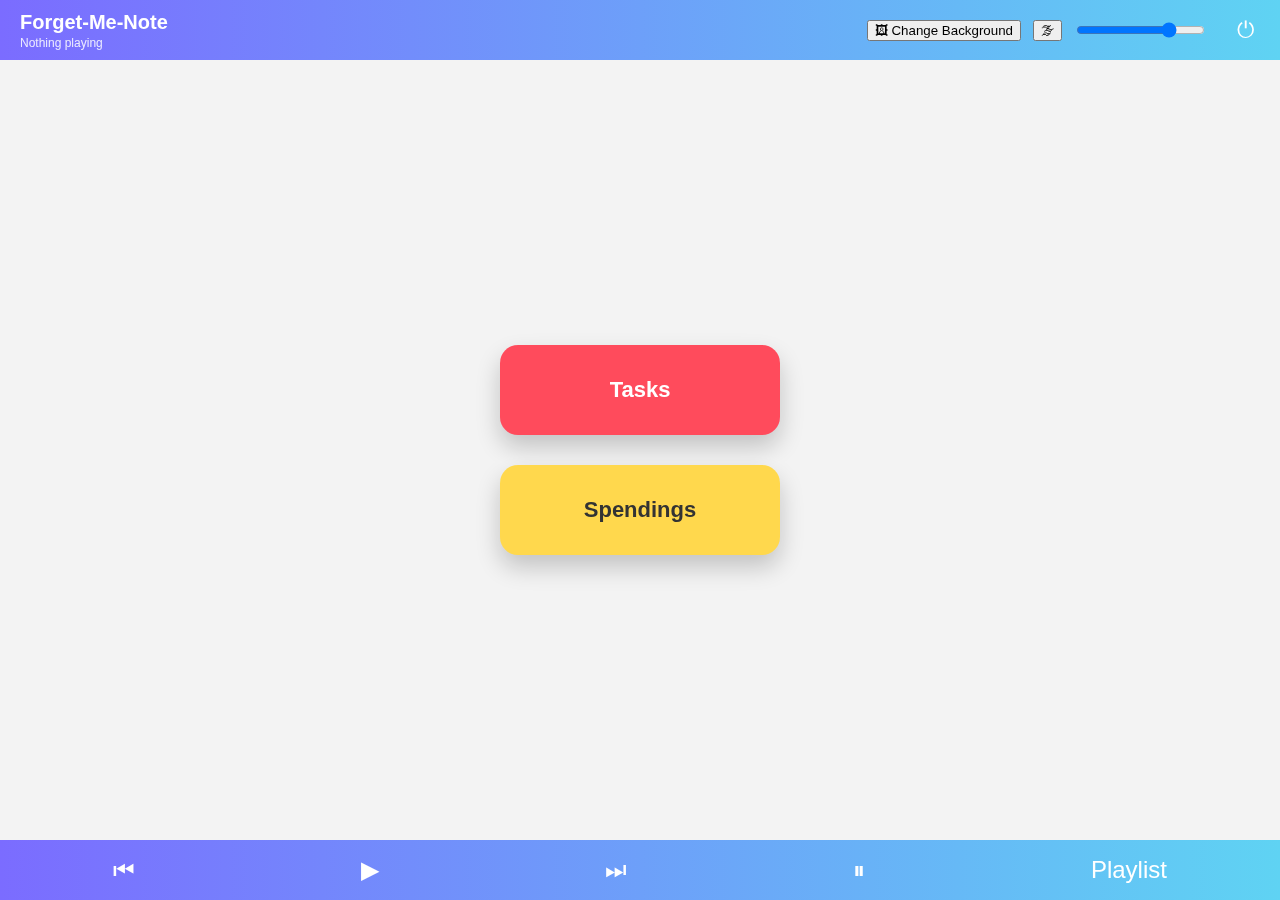
<file: index.html>
<!DOCTYPE html>
<html lang="en">
<head>
  <meta charset="UTF-8" />
  <title>Forget-Me-Note</title>
  <link rel="stylesheet" href="index.css" />
</head>
<body>
<div id="bgOverlay"></div>

<div class="app">

  <!-- TOP BAR -->
  <header class="topbar">
  <div class="title-area">
    <h1>Forget-Me-Note</h1>
    <div id="nowPlaying" class="now-playing">Nothing playing</div>
  </div>
  <div class="user-area">
    <input type="file"
       id="bgUpload"
       accept="image/*"
       hidden>

<button onclick="document.getElementById('bgUpload').click()">
  🖼 Change Background
</button>
    <button id="blurToggle" title="Toggle blur">🌫</button>
    <input
      type="range"
      id="dimSlider"
      min="0"
      max="80"
      value="60"
      title="Background dim"
    />
    <span id="username"></span>
    <button data-hover-sound="logout.mp3"id="logout" title="Logout">⏻</button>
  </div>
</header>

  <!-- MAIN CONTENT -->
<main class="dashboard">
  <div class="action-row">
    <div
      class="main-card tasks"
      data-click-sound="click.mp3"
      data-hover-sound="hover.mp3"
      onclick="location.href='tasks.php'">
      Tasks
    </div>
  </div>

  <div class="action-row">
    <div
      class="main-card finance"
      data-click-sound="click.mp3"
      data-hover-sound="hover.mp3"
      onclick="location.href='finance.php'">
      Spendings
    </div>
  </div>
</main>


  <!-- SINGLE BOTTOM BAR -->
  <nav class="bottom-bar">
    <button class="bottom-btn" id="prevBtn" title="Previous">⏮</button>
    <button class="bottom-btn" id="playBtn" title="Play">▶</button>
    <button class="bottom-btn" id="skipBtn" title="Skip">⏭</button>
    <button class="bottom-btn" id="pauseBtn" title="Pause">⏸</button>
    <button class="bottom-btn" onclick="location.href='music.php'" title="Music Library">Playlist</button>
  </nav>
<!-- Hidden YouTube player -->
<div id="player"></div>
</div>




<!-- Scripts -->
<script src="https://www.youtube.com/iframe_api"></script>
<script src="index.js"></script>

</body>
</html>
</file>
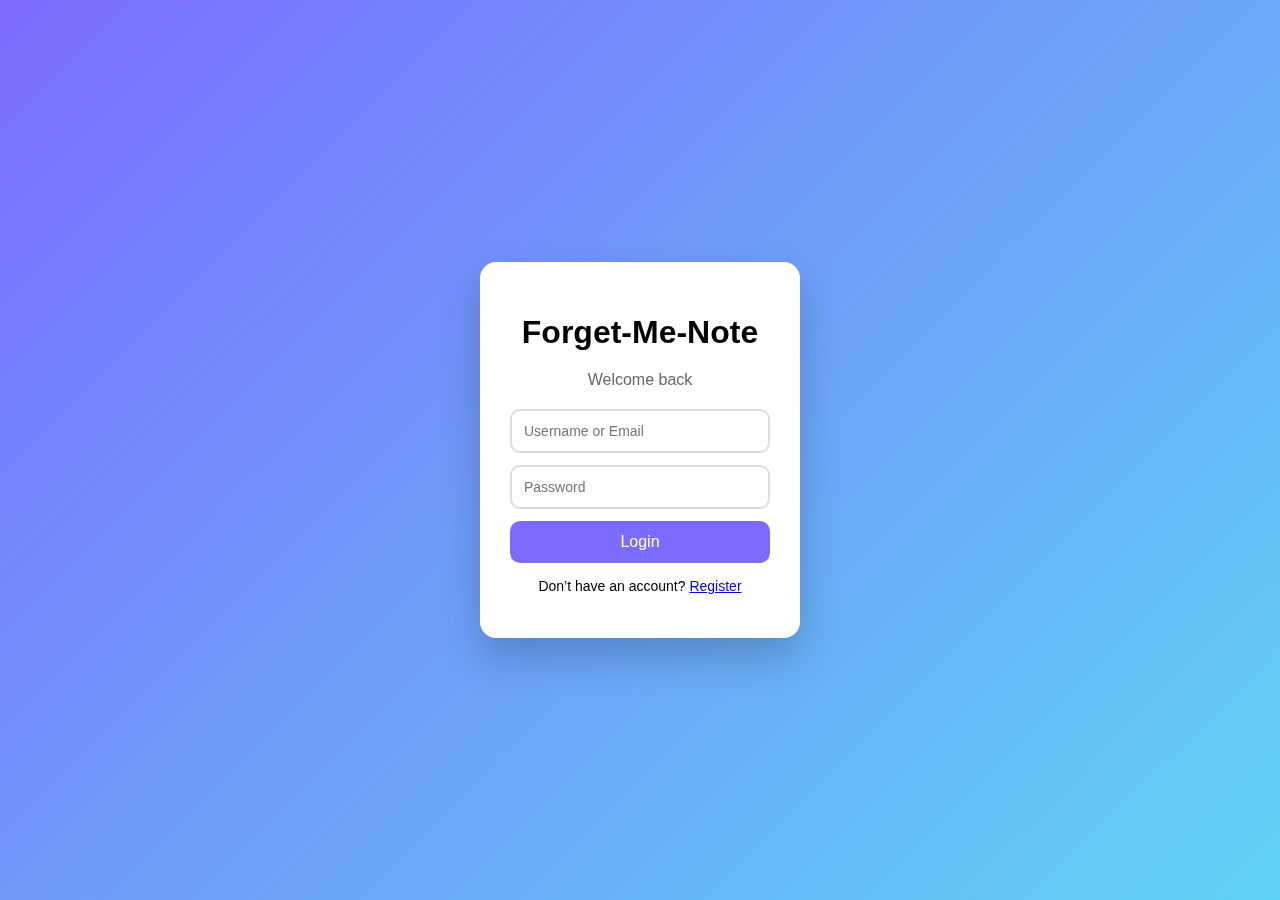
<file: login.html>
<!DOCTYPE html>
<html lang="en">
<head>
  <meta charset="UTF-8" />
  <title>Forget-Me-Note</title>
  <link rel="stylesheet" href="login.css" />
</head>
<body>

  <div class="login-card">
    <h1>Forget-Me-Note</h1>
    <p class="subtitle">Welcome back</p>

    <form id="loginForm">
      <input type="text" id="username" placeholder="Username or Email" required />
      <input type="password" id="password" placeholder="Password" required />
      <button type="submit">Login</button>
    </form>

    <p id="error" class="error"></p>

    <p class="register-link">
      Don’t have an account?
      <a href="register.html">Register</a>
    </p>
  </div>

  <script src="login.js"></script>
</body>
</html>
</file>
<file: index.css>
* {
  box-sizing: border-box;
  font-family: Arial, sans-serif;
}



/* ===============================
   APP LAYOUT
   =============================== */
.app {
  height: 100%;
  display: flex;
  flex-direction: column;
}

/* ===============================
   TOP BAR
   =============================== */
.topbar {
  height: 60px;
  background: linear-gradient(90deg, #7b6cff, #5fd3f3);
  display: flex;
  align-items: center;
  justify-content: space-between;
  padding: 0 20px;
  color: white;
}

.topbar h1 {
  margin: 0;
  font-size: 20px;
}

/* ===============================
   USER AREA
   =============================== */
.user-area {
  display: flex;
  align-items: center;
  gap: 12px;
}

#username {
  font-size: 14px;
  font-weight: bold;
}

#logout {
  position: relative;
  background: none;
  border: none;
  color: white;
  font-size: 22px;
  cursor: pointer;
}

.logout-text {
  position: absolute;
  right: 0;
  top: 35px;
  background: rgba(0,0,0,0.8);
  color: white;
  font-size: 12px;
  padding: 4px 8px;
  border-radius: 6px;
  opacity: 0;
  pointer-events: none;
}

#logout:hover .logout-text {
  opacity: 1;
}

/* ===============================
   DASHBOARD
   =============================== */
.dashboard {
  flex: 1;
  display: flex;
  flex-direction: column;
  justify-content: center;
  gap: 30px;
  padding: 20px;
}

.action-row {
  display: flex;
  justify-content: center;
}

.main-card {
  width: 280px;
  height: 90px;
  border-radius: 18px;
  display: flex;
  align-items: center;
  justify-content: center;
  font-size: 22px;
  font-weight: bold;
  cursor: pointer;
  box-shadow: 0 12px 25px rgba(0,0,0,0.2);
  transition: transform 0.2s;
}

.main-card:hover {
  transform: translateY(-4px);
}

.tasks {
  background: #ff4b5c;
  color: white;
}

.finance {
  background: #ffd84d;
  color: #333;
}

/* ===============================
   BOTTOM BAR
   =============================== */
.bottom-bar {
  height: 60px;
  background: linear-gradient(90deg, #7b6cff, #5fd3f3);
  display: flex;
  justify-content: space-around;
  align-items: center;
}

.bottom-btn {
  background: none;
  border: none;
  color: white;
  font-size: 24px;
  cursor: pointer;
}

/* ===============================
   MUSIC MODAL
   =============================== */
#musicModal {
  position: fixed;
  inset: 0;
  background: rgba(0,0,0,0.85);
  display: flex;
  align-items: center;
  justify-content: center;
  z-index: 9999;
}

#musicModal.hidden {
  display: none;
}

.music-box {
  background: #222;
  padding: 20px;
  border-radius: 12px;
  width: 360px;
  color: white;
  display: flex;
  flex-direction: column;
  gap: 10px;
}

.music-box input {
  padding: 8px;
}

.music-box button {
  padding: 8px;
  cursor: pointer;
}

#playlist {
  list-style: none;
  padding: 0;
  max-height: 150px;
  overflow-y: auto;
}

#playlist li {
  padding: 6px 0;
  border-bottom: 1px solid #444;
}
.title-area {
  display: flex;
  flex-direction: column;
}

.now-playing {
  font-size: 12px;
  opacity: 0.85;
  margin-top: 2px;
}

html, body {
  width: 100%;
  height: 100%;
}

body {
  margin: 0;

  /* background image */
  background-color: #f3f3f3; /* fallback only */
  background-image: none;    /* JS will set this */
  background-size: cover;    /* fills horizontally */
  background-position: center;
  background-repeat: no-repeat;
  background-attachment: fixed;
}

/* background overlay for blur + dim */
#bgOverlay {
  position: fixed;
  inset: 0;
  pointer-events: none;
  z-index: -1;

  backdrop-filter: none;
  background: rgba(0, 0, 0, 0);
}
#bgOverlay {
  transition: backdrop-filter 0.3s ease, background 0.3s ease;
}
</file>
<file: login.css>
* {
  box-sizing: border-box;
  font-family: Arial, sans-serif;
}

body {
  margin: 0;
  height: 100vh;
  background: linear-gradient(135deg, #7b6cff, #5fd3f3);
  display: flex;
  align-items: center;
  justify-content: center;
}

.login-card {
  background: #fff;
  padding: 30px;
  width: 320px;
  border-radius: 16px;
  box-shadow: 0 20px 40px rgba(0,0,0,0.2);
  text-align: center;
}

.login-card h1 {
  margin-bottom: 20px;
}

.login-card input {
  width: 100%;
  padding: 12px;
  margin-bottom: 12px;
  border-radius: 10px;
  border: 2px solid #ddd;
  font-size: 14px;
}

.login-card button {
  width: 100%;
  padding: 12px;
  border-radius: 10px;
  border: none;
  background: #7b6cff;
  color: white;
  font-size: 16px;
  cursor: pointer;
}

.login-card button:hover {
  background: #6a5be2;
}

.error {
  margin-top: 10px;
  color: red;
  font-size: 14px;
}

.subtitle {
  color: #666;
  margin-bottom: 20px;
}

.register-link {
  margin-top: 15px;
  font-size: 14px;
}
body::before {
  content: "";
  position: fixed;
  inset: 0;
  background: inherit;
  filter: blur(var(--bg-blur, 0px));
  opacity: calc(1 - var(--bg-dim, 0) / 100);
  z-index: -1;
}
</file>
